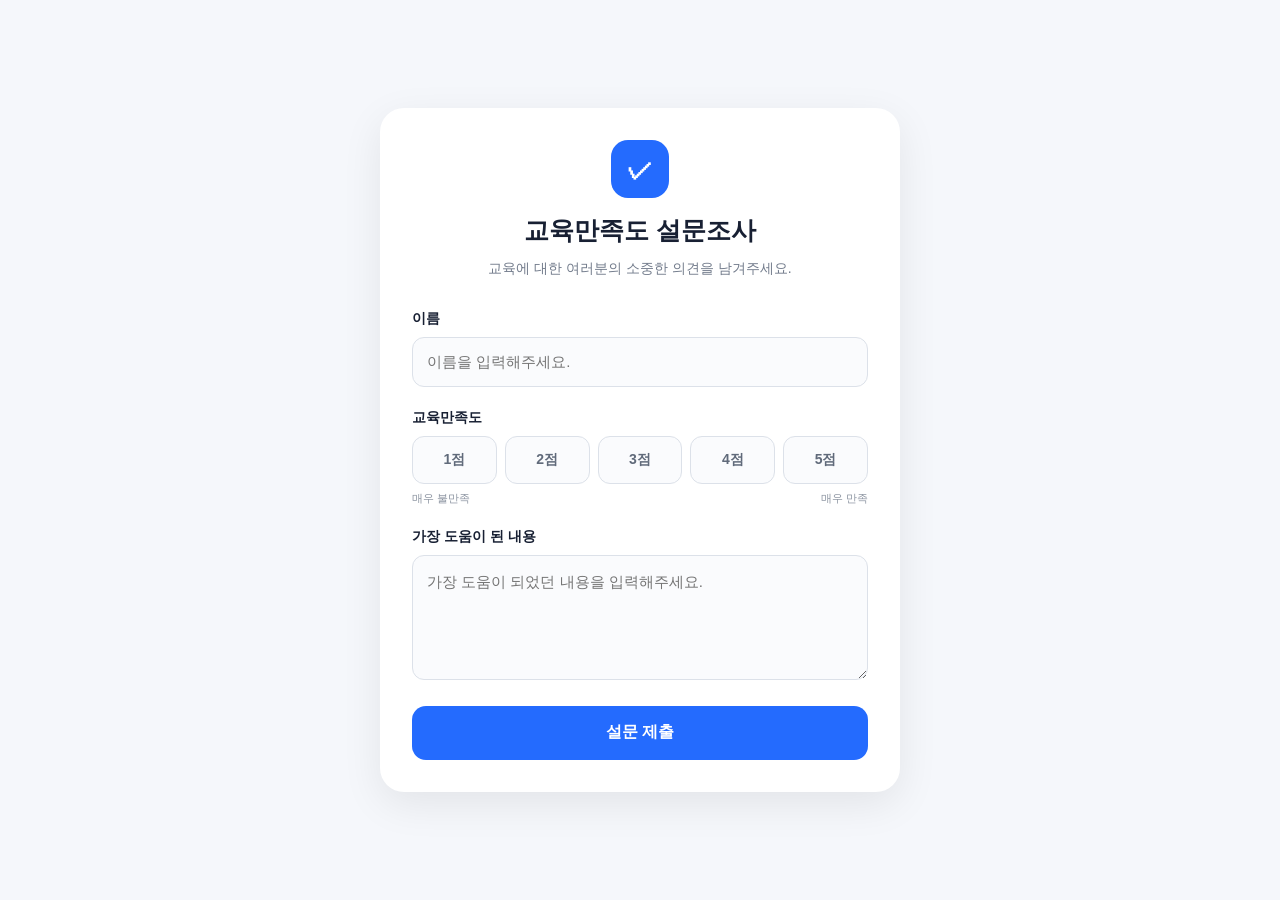
<file: 0901/설문조사/index.html>
<!DOCTYPE html>
<html>
  <head>
    <base target="_top">
  </head>
  <body>
    
  </body>
</html>
<!DOCTYPE html>
<html lang="ko">
<head>
  <base target="_top">

  <meta charset="UTF-8">
  <meta name="viewport"
        content="width=device-width, initial-scale=1.0">

  <title>교육만족도 설문조사</title>

  <style>
    * {
      box-sizing: border-box;
    }

    body {
      margin: 0;
      min-height: 100vh;
      background: #f5f7fb;
      font-family:
        Arial,
        "Noto Sans KR",
        sans-serif;

      display: flex;
      align-items: center;
      justify-content: center;
      padding: 20px;
      color: #182033;
    }

    .card {
      width: 100%;
      max-width: 520px;
      background: white;
      border-radius: 24px;
      padding: 32px;
      box-shadow: 0 12px 40px rgba(0,0,0,0.08);
    }

    .icon {
      width: 58px;
      height: 58px;
      margin: 0 auto 16px;

      border-radius: 17px;
      background: #246bfe;
      color: white;

      display: flex;
      align-items: center;
      justify-content: center;

      font-size: 26px;
      font-weight: bold;
    }

    h1 {
      margin: 0;
      text-align: center;
      font-size: 25px;
    }

    .description {
      margin: 10px 0 30px;
      text-align: center;
      color: #737c8c;
      font-size: 14px;
      line-height: 1.6;
    }

    .field {
      margin-bottom: 22px;
    }

    .title {
      display: block;
      margin-bottom: 9px;
      font-size: 14px;
      font-weight: bold;
    }

    input[type="text"],
    textarea {
      width: 100%;
      border: 1px solid #dce1e9;
      border-radius: 12px;
      padding: 14px;

      background: #fafbfd;
      font-family: inherit;
      font-size: 15px;

      outline: none;
    }

    input[type="text"] {
      height: 50px;
    }

    textarea {
      min-height: 125px;
      resize: vertical;
      line-height: 1.6;
    }

    input[type="text"]:focus,
    textarea:focus {
      border-color: #246bfe;
      box-shadow: 0 0 0 4px rgba(36,107,254,0.1);
      background: white;
    }

    .rating {
      display: grid;
      grid-template-columns: repeat(5, 1fr);
      gap: 8px;
    }

    .rating input {
      display: none;
    }

    .rating label {
      height: 48px;

      border: 1px solid #dce1e9;
      border-radius: 12px;

      display: flex;
      align-items: center;
      justify-content: center;

      background: #fafbfd;
      color: #606a7a;

      cursor: pointer;
      font-size: 14px;
      font-weight: bold;
    }

    .rating input:checked + label {
      background: #246bfe;
      color: white;
      border-color: #246bfe;
    }

    .caption {
      display: flex;
      justify-content: space-between;

      margin-top: 7px;

      color: #8b93a0;
      font-size: 11px;
    }

    button {
      width: 100%;
      height: 54px;

      border: 0;
      border-radius: 14px;

      background: #246bfe;
      color: white;

      font-family: inherit;
      font-size: 16px;
      font-weight: bold;

      cursor: pointer;
    }

    button:disabled {
      opacity: 0.55;
      cursor: not-allowed;
    }

    .error {
      display: none;

      margin-top: 13px;
      padding: 12px;

      border-radius: 10px;

      background: #fff0f0;
      color: #c62828;

      font-size: 13px;
    }

    #success {
      display: none;
      text-align: center;
      padding: 35px 5px;
    }

    .success-icon {
      width: 76px;
      height: 76px;

      margin: 0 auto 22px;

      border-radius: 50%;

      background: #eaf7ef;
      color: #239653;

      display: flex;
      align-items: center;
      justify-content: center;

      font-size: 38px;
      font-weight: bold;
    }

    #success h2 {
      margin: 0;

      font-size: 25px;
      line-height: 1.5;
    }

    @media (max-width: 480px) {

      body {
        padding: 15px;
        align-items: flex-start;
        padding-top: 30px;
      }

      .card {
        padding: 29px 20px 25px;
        border-radius: 20px;
      }

      h1 {
        font-size: 23px;
      }
    }
  </style>
</head>

<body>

  <div class="card">

    <!-- 설문 화면 -->
    <div id="survey">

      <div class="icon">✓</div>

      <h1>교육만족도 설문조사</h1>

      <p class="description">
        교육에 대한 여러분의 소중한 의견을 남겨주세요.
      </p>

      <form id="form">

        <!-- 이름 -->
        <div class="field">

          <label class="title" for="name">
            이름
          </label>

          <input
            id="name"
            type="text"
            placeholder="이름을 입력해주세요."
            required
          >

        </div>


        <!-- 교육만족도 -->
        <div class="field">

          <label class="title">
            교육만족도
          </label>

          <div class="rating">

            <input
              id="r1"
              name="rating"
              type="radio"
              value="1점"
            >
            <label for="r1">1점</label>


            <input
              id="r2"
              name="rating"
              type="radio"
              value="2점"
            >
            <label for="r2">2점</label>


            <input
              id="r3"
              name="rating"
              type="radio"
              value="3점"
            >
            <label for="r3">3점</label>


            <input
              id="r4"
              name="rating"
              type="radio"
              value="4점"
            >
            <label for="r4">4점</label>


            <input
              id="r5"
              name="rating"
              type="radio"
              value="5점"
            >
            <label for="r5">5점</label>

          </div>

          <div class="caption">
            <span>매우 불만족</span>
            <span>매우 만족</span>
          </div>

        </div>


        <!-- 가장 도움이 된 내용 -->
        <div class="field">

          <label
            class="title"
            for="helpful"
          >
            가장 도움이 된 내용
          </label>

          <textarea
            id="helpful"
            placeholder="가장 도움이 되었던 내용을 입력해주세요."
            required
          ></textarea>

        </div>


        <button
          id="btn"
          type="submit"
        >
          설문 제출
        </button>

        <div
          id="error"
          class="error"
        ></div>

      </form>

    </div>


    <!-- 제출 완료 -->
    <div id="success">

      <div class="success-icon">
        ✓
      </div>

      <h2>
        설문에 참여해주셔서<br>
        감사합니다.
      </h2>

    </div>

  </div>


  <script>

    const form =
      document.getElementById("form");

    const btn =
      document.getElementById("btn");

    const error =
      document.getElementById("error");


    form.addEventListener(
      "submit",
      function(event) {

        event.preventDefault();

        error.style.display = "none";


        const rating =
          document.querySelector(
            "input[name='rating']:checked"
          );


        if (!rating) {

          showError(
            "교육만족도를 선택해주세요."
          );

          return;
        }


        const data = {

          name:
            document
              .getElementById("name")
              .value
              .trim(),

          satisfaction:
            rating.value,

          helpful:
            document
              .getElementById("helpful")
              .value
              .trim()

        };


        btn.disabled = true;
        btn.textContent = "제출 중...";


        google.script.run

          .withSuccessHandler(
            function(result) {

              if (
                result &&
                result.success
              ) {

                document
                  .getElementById("survey")
                  .style.display = "none";

                document
                  .getElementById("success")
                  .style.display = "block";

              } else {

                showError(
                  "설문 제출 중 문제가 발생했습니다."
                );

              }

            }
          )

          .withFailureHandler(
            function(err) {

              showError(
                err.message ||
                "설문 제출 중 문제가 발생했습니다."
              );

            }
          )

          .submitSurvey(data);

      }
    );


    function showError(message) {

      error.textContent = message;
      error.style.display = "block";

      btn.disabled = false;
      btn.textContent = "설문 제출";

    }

  </script>

</body>
</html>
</file>
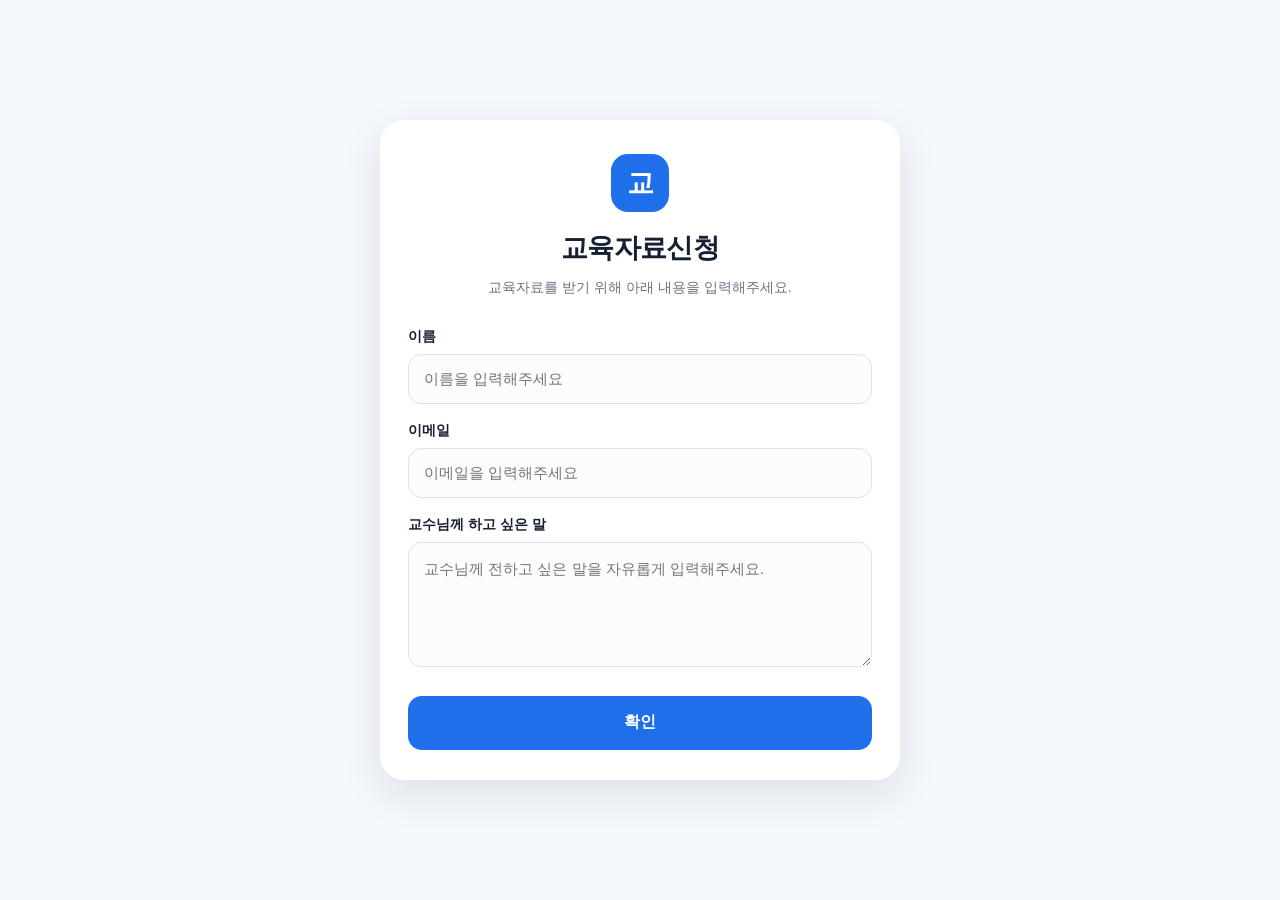
<file: 0901/자료신청/index.html>
<!DOCTYPE html>
<html>
  <head>
    <base target="_top">
  </head>
  <body>
    <!DOCTYPE html>
<html lang="ko">
<head>
  <base target="_top">
  <meta charset="UTF-8">
  <meta name="viewport" content="width=device-width, initial-scale=1.0, maximum-scale=1.0, user-scalable=no">
  <title>교육자료신청</title>

  <style>
    * {
      box-sizing: border-box;
    }

    html, body {
      margin: 0;
      padding: 0;
      width: 100%;
      min-height: 100%;
      font-family: -apple-system, BlinkMacSystemFont, "Noto Sans KR",
                   "Apple SD Gothic Neo", "Malgun Gothic", sans-serif;
      background: #f4f7fb;
      color: #172033;
    }

    body {
      display: flex;
      justify-content: center;
      align-items: center;
      min-height: 100vh;
      padding: 24px;
    }

    .app {
      width: 100%;
      max-width: 520px;
    }

    .card {
      background: #ffffff;
      border-radius: 24px;
      padding: 34px 28px 30px;
      box-shadow: 0 14px 40px rgba(31, 50, 81, 0.10);
    }

    .logo {
      width: 58px;
      height: 58px;
      margin: 0 auto 18px;
      border-radius: 17px;
      display: flex;
      align-items: center;
      justify-content: center;
      background: #1f6feb;
      color: #fff;
      font-size: 27px;
      font-weight: 800;
    }

    h1 {
      margin: 0;
      text-align: center;
      font-size: 27px;
      line-height: 1.35;
      letter-spacing: -0.7px;
    }

    .subtitle {
      margin: 9px 0 30px;
      text-align: center;
      color: #697386;
      font-size: 14px;
      line-height: 1.6;
    }

    .field {
      margin-bottom: 18px;
    }

    label {
      display: block;
      margin-bottom: 8px;
      font-size: 14px;
      font-weight: 700;
    }

    input,
    textarea {
      width: 100%;
      border: 1px solid #dce2ea;
      border-radius: 13px;
      padding: 14px 15px;
      outline: none;
      background: #fbfcfe;
      color: #172033;
      font-size: 15px;
      font-family: inherit;
      transition: border-color .2s, box-shadow .2s, background .2s;
    }

    input {
      height: 50px;
    }

    textarea {
      min-height: 125px;
      resize: vertical;
      line-height: 1.55;
    }

    input:focus,
    textarea:focus {
      border-color: #1f6feb;
      background: #fff;
      box-shadow: 0 0 0 4px rgba(31, 111, 235, 0.10);
    }

    .button {
      width: 100%;
      height: 54px;
      margin-top: 7px;
      border: 0;
      border-radius: 14px;
      background: #1f6feb;
      color: #fff;
      font-size: 16px;
      font-weight: 800;
      font-family: inherit;
      cursor: pointer;
      transition: transform .1s, opacity .2s;
    }

    .button:active {
      transform: scale(.99);
    }

    .button:disabled {
      opacity: .6;
      cursor: not-allowed;
    }

    .error {
      display: none;
      margin-top: 14px;
      padding: 12px 14px;
      border-radius: 11px;
      background: #fff1f1;
      color: #c62828;
      font-size: 13px;
      line-height: 1.5;
    }

    .success-screen {
      display: none;
      text-align: center;
      padding: 30px 10px 15px;
    }

    .success-icon {
      width: 74px;
      height: 74px;
      margin: 0 auto 22px;
      border-radius: 50%;
      background: #eaf7ef;
      color: #249a58;
      display: flex;
      align-items: center;
      justify-content: center;
      font-size: 37px;
      font-weight: 800;
    }

    .success-screen h2 {
      margin: 0;
      font-size: 25px;
      line-height: 1.45;
      letter-spacing: -0.7px;
    }

    .success-screen p {
      margin: 12px 0 0;
      color: #697386;
      font-size: 14px;
      line-height: 1.6;
    }

    @media (max-width: 480px) {
      body {
        padding: 15px;
        align-items: flex-start;
        padding-top: 35px;
      }

      .card {
        padding: 29px 20px 24px;
        border-radius: 20px;
      }

      h1 {
        font-size: 24px;
      }
    }
  </style>
</head>

<body>
  <main class="app">
    <section class="card">

      <div id="formScreen">
        <div class="logo">교</div>

        <h1>교육자료신청</h1>
        <p class="subtitle">
          교육자료를 받기 위해 아래 내용을 입력해주세요.
        </p>

        <form id="applicationForm">
          <div class="field">
            <label for="name">이름</label>
            <input
              id="name"
              name="name"
              type="text"
              placeholder="이름을 입력해주세요"
              autocomplete="name"
              required
            >
          </div>

          <div class="field">
            <label for="email">이메일</label>
            <input
              id="email"
              name="email"
              type="email"
              placeholder="이메일을 입력해주세요"
              autocomplete="email"
              required
            >
          </div>

          <div class="field">
            <label for="message">교수님께 하고 싶은 말</label>
            <textarea
              id="message"
              name="message"
              placeholder="교수님께 전하고 싶은 말을 자유롭게 입력해주세요."
            ></textarea>
          </div>

          <button id="submitButton" class="button" type="submit">
            확인
          </button>

          <div id="errorMessage" class="error"></div>
        </form>
      </div>

      <div id="successScreen" class="success-screen">
        <div class="success-icon">✓</div>
        <h2>오늘 교육 받느라<br>수고하셨습니다.</h2>
        <p>신청이 정상적으로 접수되었습니다.</p>
      </div>

    </section>
  </main>

  <script>
    const form = document.getElementById('applicationForm');
    const submitButton = document.getElementById('submitButton');
    const errorMessage = document.getElementById('errorMessage');
    const formScreen = document.getElementById('formScreen');
    const successScreen = document.getElementById('successScreen');

    form.addEventListener('submit', function (event) {
      event.preventDefault();

      errorMessage.style.display = 'none';
      submitButton.disabled = true;
      submitButton.textContent = '저장 중...';

      const data = {
        name: document.getElementById('name').value.trim(),
        email: document.getElementById('email').value.trim(),
        message: document.getElementById('message').value.trim()
      };

      google.script.run
        .withSuccessHandler(function (result) {
          if (result && result.success) {
            formScreen.style.display = 'none';
            successScreen.style.display = 'block';
          } else {
            showError('신청 처리 중 문제가 발생했습니다.');
          }
        })
        .withFailureHandler(function (error) {
          showError(error && error.message
            ? error.message
            : '신청 처리 중 문제가 발생했습니다.');
        })
        .submitApplication(data);
    });

    function showError(message) {
      errorMessage.textContent = message;
      errorMessage.style.display = 'block';
      submitButton.disabled = false;
      submitButton.textContent = '확인';
    }
  </script>
</body>
</html>

  </body>
</html>
</file>
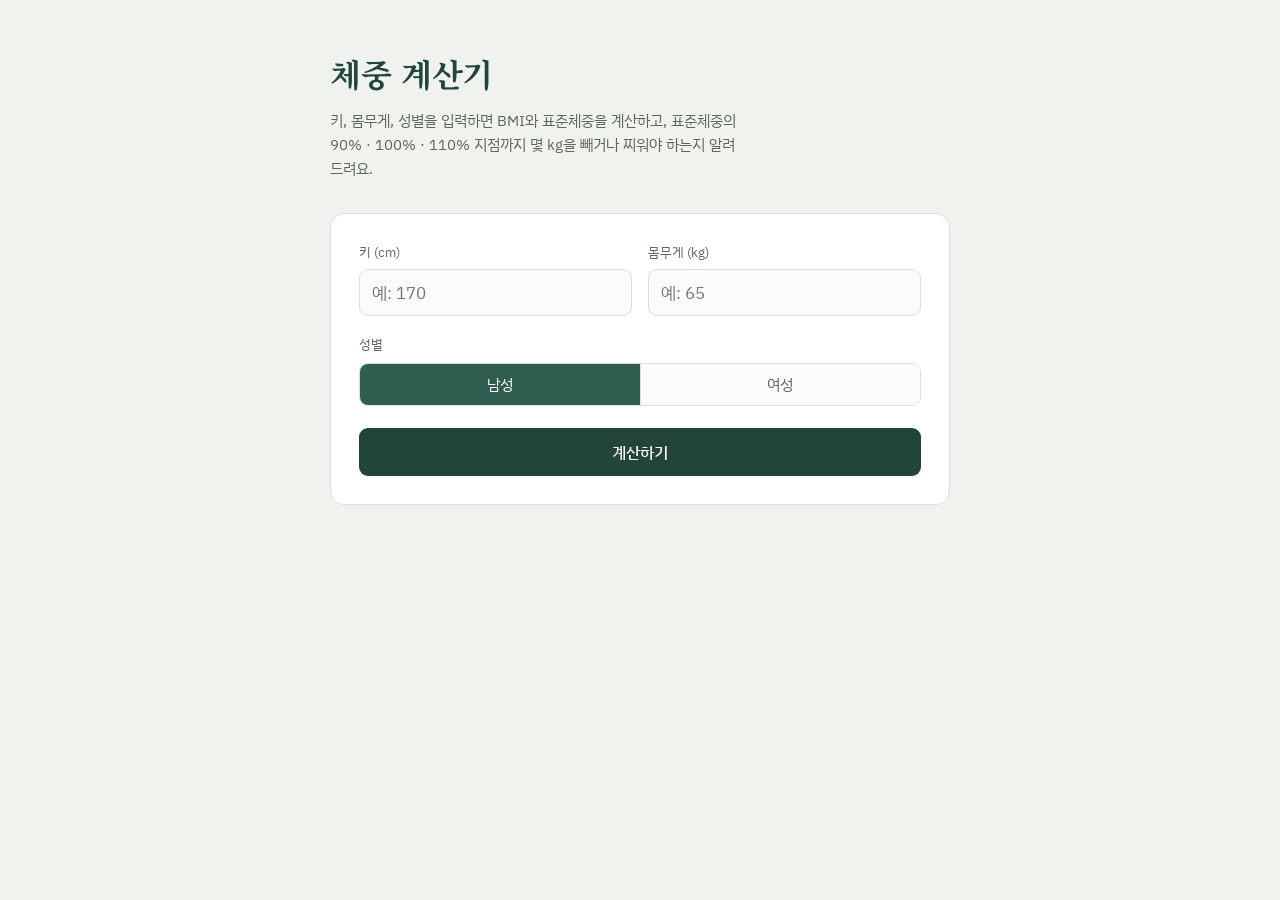
<file: 0915/bmi 계산기/index.html>
<!DOCTYPE html>
<html lang="ko">
<head>
<meta charset="UTF-8">
<meta name="viewport" content="width=device-width, initial-scale=1.0">
<title>체중 계산기</title>
<link rel="preconnect" href="https://fonts.googleapis.com">
<link rel="preconnect" href="https://fonts.gstatic.com" crossorigin>
<link href="https://fonts.googleapis.com/css2?family=Noto+Serif+KR:wght@500;700&family=IBM+Plex+Sans+KR:wght@400;500;600&display=swap" rel="stylesheet">
<style>
  :root{
    --bg: #EFF2ED;
    --surface: #FFFFFF;
    --line: #DADFD6;
    --ink: #1E2A22;
    --ink-soft: #5B675E;
    --pine: #2F5D50;
    --pine-deep: #21453B;
    --blue: #3E6E9E;
    --green: #2F6B4F;
    --amber: #B8842E;
    --rust: #B5502E;
  }
  *{ box-sizing: border-box; }
  html,body{ margin:0; padding:0; }
  body{
    background: var(--bg);
    color: var(--ink);
    font-family: 'IBM Plex Sans KR', sans-serif;
    line-height: 1.6;
    padding: 48px 20px 80px;
  }
  .page{
    max-width: 620px;
    margin: 0 auto;
  }
  header{ margin-bottom: 32px; }
  h1{
    font-family: 'Noto Serif KR', serif;
    font-weight: 700;
    font-size: 32px;
    margin: 0 0 10px;
    color: var(--pine-deep);
    letter-spacing: -0.01em;
  }
  .lede{
    margin: 0;
    color: var(--ink-soft);
    font-size: 15px;
    max-width: 46ch;
  }
  .card{
    background: var(--surface);
    border: 1px solid var(--line);
    border-radius: 14px;
    padding: 28px;
  }
  .card + .card{ margin-top: 20px; }
  .field-row{
    display: grid;
    grid-template-columns: 1fr 1fr;
    gap: 16px;
    margin-bottom: 18px;
  }
  label.field{ display:flex; flex-direction:column; gap:6px; }
  .field span{ font-size: 13px; color: var(--ink-soft); }
  input[type=number]{
    font-family: inherit;
    font-size: 17px;
    padding: 11px 12px;
    border: 1px solid var(--line);
    border-radius: 9px;
    background: #FBFCFA;
    color: var(--ink);
    width: 100%;
  }
  input[type=number]:focus{
    outline: 2px solid var(--pine);
    outline-offset: 1px;
    border-color: var(--pine);
  }
  .gender-field{ margin-bottom: 22px; }
  .gender-field > span{
    display:block;
    font-size: 13px;
    color: var(--ink-soft);
    margin-bottom: 8px;
  }
  .segmented{
    display: flex;
    border: 1px solid var(--line);
    border-radius: 9px;
    overflow: hidden;
  }
  .seg-btn{
    flex: 1;
    padding: 10px 0;
    border: none;
    background: #FBFCFA;
    color: var(--ink-soft);
    font-family: inherit;
    font-size: 15px;
    cursor: pointer;
    transition: background .15s ease, color .15s ease;
  }
  .seg-btn + .seg-btn{ border-left: 1px solid var(--line); }
  .seg-btn.active{
    background: var(--pine);
    color: #fff;
  }
  .submit-btn{
    width: 100%;
    padding: 13px 0;
    border: none;
    border-radius: 9px;
    background: var(--pine-deep);
    color: #fff;
    font-family: inherit;
    font-size: 16px;
    font-weight: 500;
    cursor: pointer;
    transition: background .15s ease;
  }
  .submit-btn:hover{ background: var(--pine); }

  .result{ display:none; }
  .result.show{ display:block; }

  .headline-row{
    display:flex;
    align-items: baseline;
    gap: 14px;
    flex-wrap: wrap;
    margin-bottom: 4px;
  }
  .bmi-number{
    font-family: 'Noto Serif KR', serif;
    font-weight: 700;
    font-size: 44px;
    color: var(--pine-deep);
    line-height: 1;
  }
  .bmi-unit{ font-size: 15px; color: var(--ink-soft); }
  .chip{
    display:inline-block;
    padding: 4px 11px;
    border-radius: 999px;
    font-size: 13px;
    font-weight: 500;
    color: #fff;
  }
  .sub-line{
    color: var(--ink-soft);
    font-size: 14px;
    margin: 4px 0 22px;
  }

  .bar-wrap{ margin: 26px 0 8px; }
  .bar-label-row{
    display:flex;
    justify-content: space-between;
    font-size: 12px;
    color: var(--ink-soft);
    margin-bottom: 6px;
  }
  .bar{
    position: relative;
    height: 10px;
    border-radius: 999px;
    background: linear-gradient(to right, var(--blue) 0 33.3%, var(--green) 33.3% 66.7%, var(--amber) 66.7% 83.3%, var(--rust) 83.3% 100%);
    margin: 0 3px;
  }
  .tick{
    position: absolute;
    top: -4px;
    width: 2px;
    height: 18px;
    background: var(--ink);
    opacity: 0.35;
    transform: translateX(-1px);
  }
  .tick-label{
    position: absolute;
    top: 16px;
    font-size: 11px;
    color: var(--ink-soft);
    transform: translateX(-50%);
    white-space: nowrap;
  }
  .marker{
    position: absolute;
    top: -9px;
    width: 0; height: 0;
    border-left: 7px solid transparent;
    border-right: 7px solid transparent;
    border-top: 9px solid var(--pine-deep);
    transform: translateX(-7px);
  }
  .bar-area{ position: relative; height: 44px; margin-bottom: 8px; }

  .targets{
    margin-top: 34px;
    display: flex;
    flex-direction: column;
    gap: 10px;
  }
  .target-row{
    display:flex;
    align-items: center;
    justify-content: space-between;
    gap: 12px;
    padding: 14px 16px;
    border: 1px solid var(--line);
    border-radius: 10px;
    background: #FBFCFA;
  }
  .target-left{ display:flex; flex-direction: column; gap: 3px; }
  .target-name{ font-size: 14px; font-weight: 500; }
  .target-weight{ font-size: 12px; color: var(--ink-soft); }
  .target-diff{
    font-size: 15px;
    font-weight: 600;
    white-space: nowrap;
  }
  .diff-down{ color: var(--rust); }
  .diff-up{ color: var(--blue); }
  .diff-none{ color: var(--green); }

  .note{
    margin-top: 22px;
    font-size: 12.5px;
    color: var(--ink-soft);
    border-top: 1px solid var(--line);
    padding-top: 14px;
  }

  @media (max-width: 480px){
    .field-row{ grid-template-columns: 1fr; }
    .bmi-number{ font-size: 38px; }
  }
</style>
</head>
<body>
<div class="page">
  <header>
    <h1>체중 계산기</h1>
    <p class="lede">키, 몸무게, 성별을 입력하면 BMI와 표준체중을 계산하고, 표준체중의 90% · 100% · 110% 지점까지 몇 kg을 빼거나 찌워야 하는지 알려드려요.</p>
  </header>

  <form id="calc-form" class="card">
    <div class="field-row">
      <label class="field">
        <span>키 (cm)</span>
        <input type="number" id="height" min="100" max="230" step="0.1" placeholder="예: 170" required>
      </label>
      <label class="field">
        <span>몸무게 (kg)</span>
        <input type="number" id="weight" min="20" max="250" step="0.1" placeholder="예: 65" required>
      </label>
    </div>
    <div class="gender-field">
      <span>성별</span>
      <div class="segmented" id="gender-toggle">
        <button type="button" class="seg-btn active" data-gender="male">남성</button>
        <button type="button" class="seg-btn" data-gender="female">여성</button>
      </div>
    </div>
    <button type="submit" class="submit-btn">계산하기</button>
  </form>

  <section id="result" class="card result">
    <div class="headline-row">
      <span class="bmi-number" id="bmi-value">0.0</span>
      <span class="bmi-unit">BMI</span>
      <span class="chip" id="bmi-chip">정상</span>
    </div>
    <p class="sub-line" id="sub-line">표준체중 0.0kg · 표준체중 대비 0%</p>

    <div class="bar-wrap">
      <div class="bar-area">
        <div class="bar" id="bar"></div>
      </div>
    </div>

    <div class="targets" id="targets"></div>

    <p class="note">표준체중은 (신장(cm) − 100) × 0.9(남성) / 0.85(여성)로 계산했어요. BMI 지수 자체는 18~40 내외 범위라, 말씀하신 90 · 100 · 110은 표준체중 대비 비율(%)로 해석해 표시했어요. 의학적 진단이 아닌 참고용 수치예요.</p>
  </section>
</div>

<script>
  const genderToggle = document.getElementById('gender-toggle');
  const heightInput = document.getElementById('height');
  const weightInput = document.getElementById('weight');
  let gender = 'male';

  genderToggle.addEventListener('click', (e) => {
    const btn = e.target.closest('.seg-btn');
    if(!btn) return;
    genderToggle.querySelectorAll('.seg-btn').forEach(b => b.classList.remove('active'));
    btn.classList.add('active');
    gender = btn.dataset.gender;
    calculate();
  });

  function bmiCategory(bmi){
    if(bmi < 18.5) return {label:'저체중', color:'var(--blue)'};
    if(bmi < 23) return {label:'정상', color:'var(--green)'};
    if(bmi < 25) return {label:'과체중', color:'var(--amber)'};
    if(bmi < 30) return {label:'비만 1단계', color:'var(--rust)'};
    return {label:'비만 2단계 이상', color:'var(--rust)'};
  }

  function pctCategory(pct){
    if(pct < 90) return {label:'저체중', color:'var(--blue)'};
    if(pct <= 110) return {label:'정상', color:'var(--green)'};
    if(pct <= 120) return {label:'과체중', color:'var(--amber)'};
    return {label:'비만', color:'var(--rust)'};
  }

  function fmt(n){ return (Math.round(n*10)/10).toFixed(1); }

  const form = document.getElementById('calc-form');
  const result = document.getElementById('result');

  function calculate(){
    const heightCm = parseFloat(heightInput.value);
    const weightKg = parseFloat(weightInput.value);
    if(!heightCm || !weightKg || heightCm <= 0 || weightKg <= 0){
      result.classList.remove('show');
      return;
    }

    const heightM = heightCm / 100;
    const bmi = weightKg / (heightM * heightM);
    const standard = gender === 'male' ? (heightCm - 100) * 0.9 : (heightCm - 100) * 0.85;
    const pct = (weightKg / standard) * 100;

    const bCat = bmiCategory(bmi);
    const pCat = pctCategory(pct);

    document.getElementById('bmi-value').textContent = fmt(bmi);
    const chip = document.getElementById('bmi-chip');
    chip.textContent = bCat.label;
    chip.style.background = bCat.color;

    document.getElementById('sub-line').innerHTML =
      `표준체중 <strong>${fmt(standard)}kg</strong> · 표준체중 대비 <strong>${fmt(pct)}%</strong> (${pCat.label})`;

    // bar marker
    const bar = document.getElementById('bar');
    bar.querySelectorAll('.tick, .tick-label, .marker').forEach(el => el.remove());

    const rangeMin = 70, rangeMax = 130;
    const posOf = (v) => Math.max(0, Math.min(100, ((v - rangeMin) / (rangeMax - rangeMin)) * 100));

    [90, 100, 110].forEach(v => {
      const tick = document.createElement('div');
      tick.className = 'tick';
      tick.style.left = posOf(v) + '%';
      bar.appendChild(tick);
      const label = document.createElement('div');
      label.className = 'tick-label';
      label.style.left = posOf(v) + '%';
      label.textContent = v + '%';
      bar.appendChild(label);
    });

    const marker = document.createElement('div');
    marker.className = 'marker';
    marker.style.left = posOf(pct) + '%';
    bar.appendChild(marker);

    // targets
    const targetsEl = document.getElementById('targets');
    targetsEl.innerHTML = '';
    [90, 100, 110].forEach(v => {
      const targetWeight = standard * (v / 100);
      const diff = weightKg - targetWeight;
      const row = document.createElement('div');
      row.className = 'target-row';

      let diffText, diffClass;
      if(Math.abs(diff) < 0.05){
        diffText = '이미 도달';
        diffClass = 'diff-none';
      } else if(diff > 0){
        diffText = `▼ ${fmt(diff)}kg 감량`;
        diffClass = 'diff-down';
      } else {
        diffText = `▲ ${fmt(-diff)}kg 증량`;
        diffClass = 'diff-up';
      }

      row.innerHTML = `
        <div class="target-left">
          <span class="target-name">표준체중 ${v}%</span>
          <span class="target-weight">목표 ${fmt(targetWeight)}kg</span>
        </div>
        <span class="target-diff ${diffClass}">${diffText}</span>
      `;
      targetsEl.appendChild(row);
    });

    result.classList.add('show');
  }

  heightInput.addEventListener('input', calculate);
  weightInput.addEventListener('input', calculate);

  form.addEventListener('submit', (e) => {
    e.preventDefault();
    calculate();
    if(result.classList.contains('show')){
      result.scrollIntoView({ behavior: 'smooth', block: 'nearest' });
    }
  });
</script>
</body>
</html>
</file>
